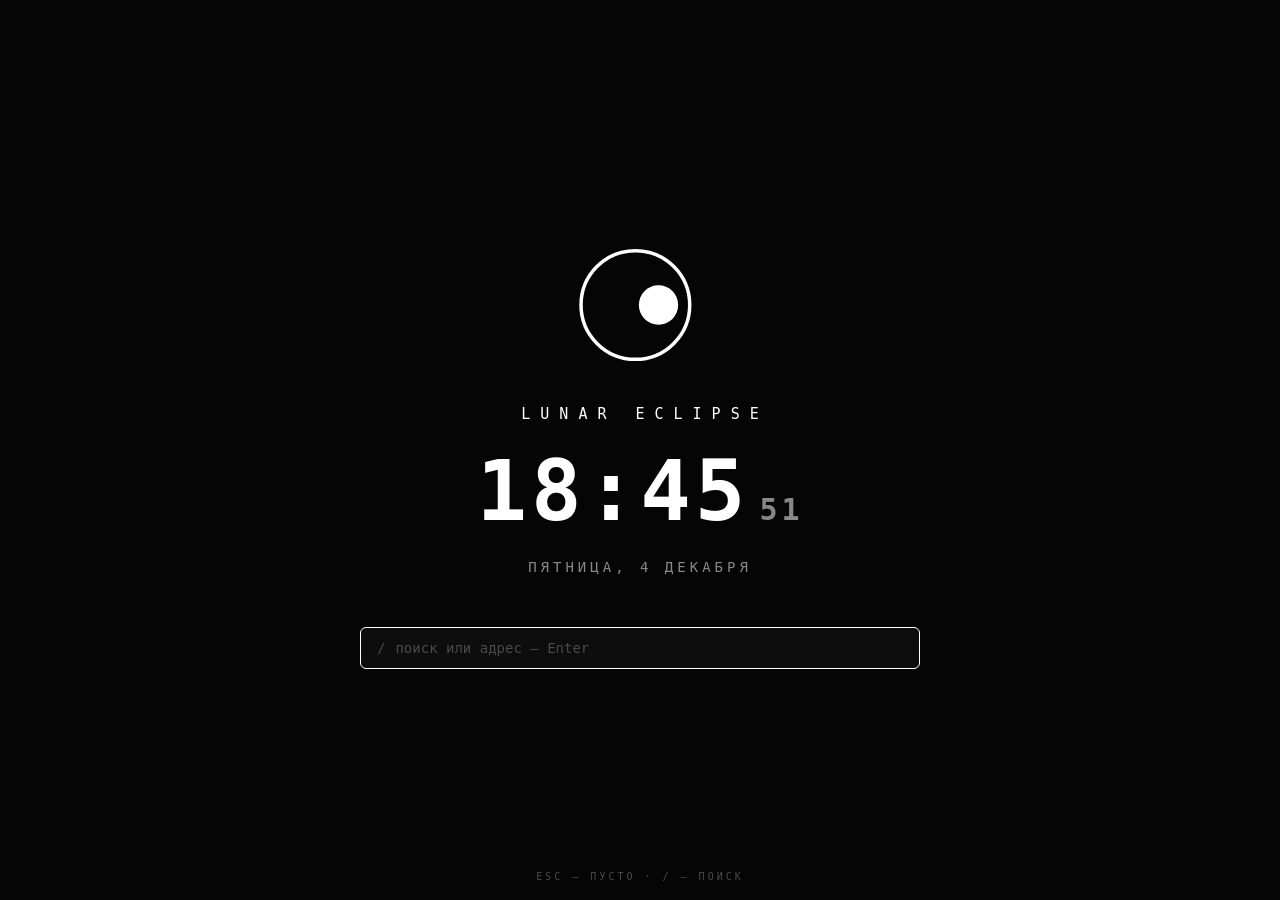
<file: .config/lunar/firefox-home.html>
<!DOCTYPE html>
<html lang="ru">
<head>
<meta charset="utf-8">
<title>Lunar Eclipse</title>
<style>
  :root {
    --bg:     #050505;
    --fg:     #ffffff;
    --dim:    #888888;
    --faint:  #4a4a4a;
    --border: #1e1e1e;
  }
  * { margin: 0; padding: 0; box-sizing: border-box; }
  html, body {
    height: 100%;
    background: var(--bg);
    color: var(--fg);
    font-family: "JetBrains Mono", ui-monospace, monospace;
    -moz-osx-font-smoothing: grayscale;
  }
  .wrap {
    height: 100%;
    display: flex;
    flex-direction: column;
    align-items: center;
    justify-content: center;
    gap: 26px;
  }
  .logo { width: 148px; height: 148px; color: var(--fg); }

  .title {
    font-size: 15px;
    letter-spacing: 10px;
    color: var(--fg);
    text-transform: uppercase;
    padding-left: 10px;
  }
  .clock {
    font-size: 84px;
    font-weight: 700;
    letter-spacing: 4px;
    line-height: 1;
    font-variant-numeric: tabular-nums;
  }
  .clock .sec { font-size: 30px; color: var(--dim); margin-left: 10px; }
  .date { font-size: 14px; letter-spacing: 4px; color: var(--dim); text-transform: uppercase; }

  .search {
    margin-top: 26px;
    display: flex;
    align-items: center;
    gap: 10px;
    width: min(560px, 70vw);
    border: 1px solid var(--border);
    border-radius: 6px;
    padding: 12px 16px;
    background: #0d0d0d;
  }
  .search:focus-within { border-color: var(--fg); }
  .search .ico { color: var(--faint); font-size: 14px; }
  .search input {
    flex: 1;
    border: 0;
    outline: 0;
    background: transparent;
    color: var(--fg);
    font: inherit;
    font-size: 14px;
  }
  .search input::placeholder { color: var(--faint); }

  .hint {
    position: fixed;
    bottom: 18px;
    left: 0; right: 0;
    text-align: center;
    font-size: 10px;
    letter-spacing: 3px;
    color: var(--faint);
    text-transform: uppercase;
  }
</style>
</head>
<body>
  <div class="wrap">
    <svg class="logo" viewBox="0 0 256 256" aria-hidden="true">
      <circle cx="120" cy="128" r="94" fill="none" stroke="currentColor" stroke-width="6"/>
      <circle cx="160" cy="128" r="34" fill="currentColor"/>
    </svg>

    <div class="title">Lunar Eclipse</div>

    <div class="clock" id="clock">--:--<span class="sec">--</span></div>
    <div class="date" id="date">&nbsp;</div>

    <form class="search" id="search" autocomplete="off">
      <span class="ico">/</span>
      <input id="q" type="text" placeholder="поиск или адрес — Enter">
    </form>
  </div>

  <div class="hint">esc — пусто · / — поиск</div>

<script>
  const pad = n => String(n).padStart(2, "0");
  const months = ["января","февраля","марта","апреля","мая","июня",
                  "июля","августа","сентября","октября","ноября","декабря"];
  const days = ["воскресенье","понедельник","вторник","среда",
                "четверг","пятница","суббота"];

  function tick() {
    const d = new Date();
    document.getElementById("clock").innerHTML =
      pad(d.getHours()) + ":" + pad(d.getMinutes()) +
      '<span class="sec">' + pad(d.getSeconds()) + "</span>";
    document.getElementById("date").textContent =
      days[d.getDay()] + ", " + d.getDate() + " " + months[d.getMonth()];
  }
  tick();
  setInterval(tick, 1000);

  // поиск: Enter → поиск в интернете, если похоже на запрос/адрес
  const form = document.getElementById("search");
  const input = document.getElementById("q");
  window.addEventListener("load", () => input.focus());
  document.addEventListener("keydown", e => {
    if (e.key === "/" && document.activeElement !== input) {
      e.preventDefault();
      input.focus();
    }
  });
  form.addEventListener("submit", e => {
    e.preventDefault();
    const v = input.value.trim();
    if (!v) return;
    const looksUrl = /^[\w.-]+\.[a-z]{2,}(\/|$)/i.test(v) || v.startsWith("http");
    location.href = looksUrl
      ? (v.startsWith("http") ? v : "https://" + v)
      : "https://duckduckgo.com/?q=" + encodeURIComponent(v);
  });
</script>
</body>
</html>
</file>
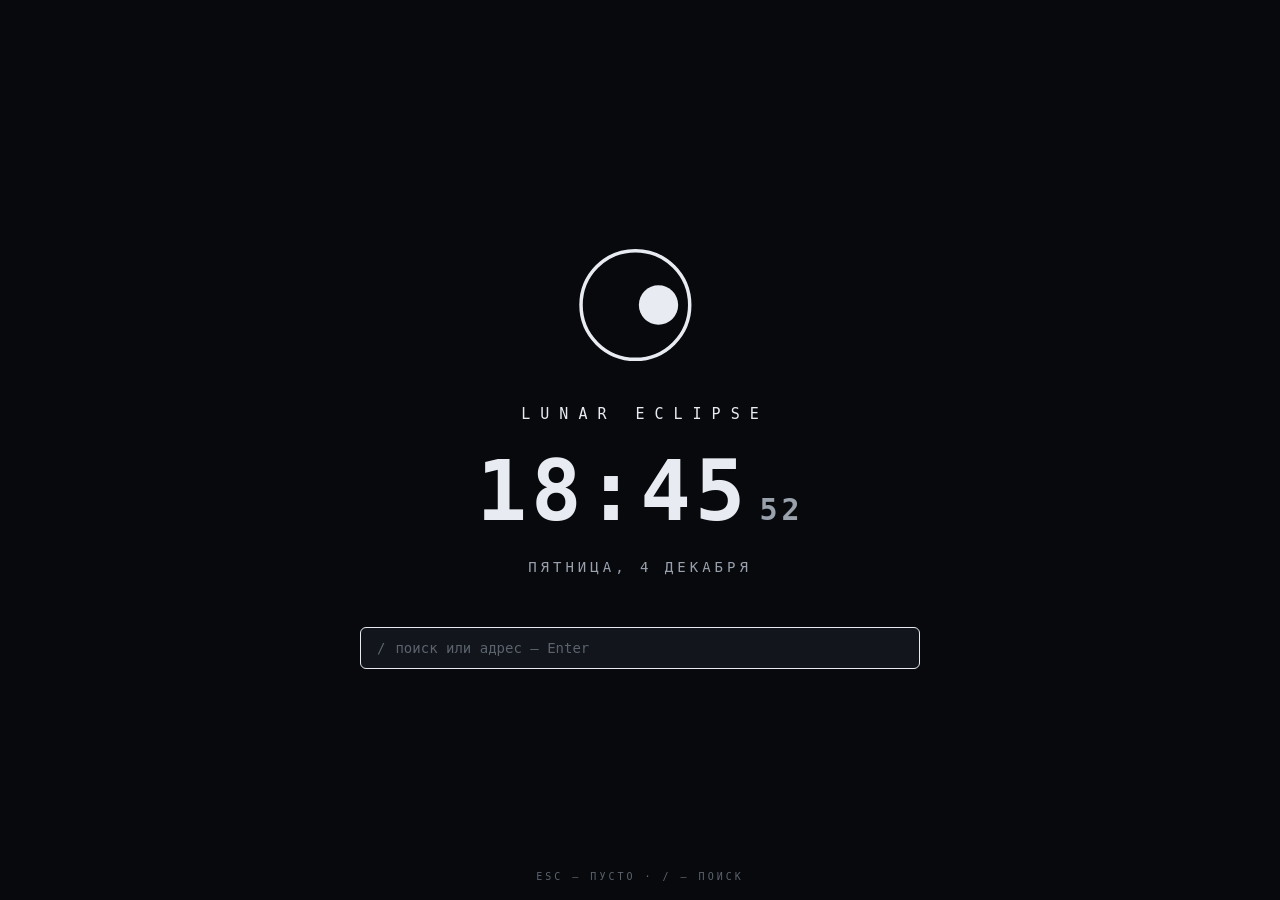
<file: .config/lunar/home/firefox-home.html>
<!DOCTYPE html>
<html lang="ru">
<head>
<meta charset="utf-8">
<title>Lunar Eclipse</title>
<style>
  :root {
    --bg:     #08090d;
    --fg:     #e8ecf2;
    --dim:    #98a1ac;
    --faint:  #5b636d;
    --border: #23262d;
  }
  * { margin: 0; padding: 0; box-sizing: border-box; }
  html, body {
    height: 100%;
    background: var(--bg);
    color: var(--fg);
    font-family: "JetBrains Mono", ui-monospace, monospace;
    -moz-osx-font-smoothing: grayscale;
  }
  .wrap {
    height: 100%;
    display: flex;
    flex-direction: column;
    align-items: center;
    justify-content: center;
    gap: 26px;
  }
  .logo { width: 148px; height: 148px; color: var(--fg); }

  .title {
    font-size: 15px;
    letter-spacing: 10px;
    color: var(--fg);
    text-transform: uppercase;
    padding-left: 10px;
  }
  .clock {
    font-size: 84px;
    font-weight: 700;
    letter-spacing: 4px;
    line-height: 1;
    font-variant-numeric: tabular-nums;
  }
  .clock .sec { font-size: 30px; color: var(--dim); margin-left: 10px; }
  .date { font-size: 14px; letter-spacing: 4px; color: var(--dim); text-transform: uppercase; }

  .search {
    margin-top: 26px;
    display: flex;
    align-items: center;
    gap: 10px;
    width: min(560px, 70vw);
    border: 1px solid var(--border);
    border-radius: 6px;
    padding: 12px 16px;
    background: #12151b;
  }
  .search:focus-within { border-color: var(--fg); }
  .search .ico { color: var(--faint); font-size: 14px; }
  .search input {
    flex: 1;
    border: 0;
    outline: 0;
    background: transparent;
    color: var(--fg);
    font: inherit;
    font-size: 14px;
  }
  .search input::placeholder { color: var(--faint); }

  .hint {
    position: fixed;
    bottom: 18px;
    left: 0; right: 0;
    text-align: center;
    font-size: 10px;
    letter-spacing: 3px;
    color: var(--faint);
    text-transform: uppercase;
  }
</style>
</head>
<body>
  <div class="wrap">
    <svg class="logo" viewBox="0 0 256 256" aria-hidden="true">
      <circle cx="120" cy="128" r="94" fill="none" stroke="currentColor" stroke-width="6"/>
      <circle cx="160" cy="128" r="34" fill="currentColor"/>
    </svg>

    <div class="title">Lunar Eclipse</div>

    <div class="clock" id="clock">--:--<span class="sec">--</span></div>
    <div class="date" id="date">&nbsp;</div>

    <form class="search" id="search" autocomplete="off">
      <span class="ico">/</span>
      <input id="q" type="text" placeholder="поиск или адрес — Enter">
    </form>
  </div>

  <div class="hint">esc — пусто · / — поиск</div>

<script>
  const pad = n => String(n).padStart(2, "0");
  const months = ["января","февраля","марта","апреля","мая","июня",
                  "июля","августа","сентября","октября","ноября","декабря"];
  const days = ["воскресенье","понедельник","вторник","среда",
                "четверг","пятница","суббота"];

  function tick() {
    const d = new Date();
    document.getElementById("clock").innerHTML =
      pad(d.getHours()) + ":" + pad(d.getMinutes()) +
      '<span class="sec">' + pad(d.getSeconds()) + "</span>";
    document.getElementById("date").textContent =
      days[d.getDay()] + ", " + d.getDate() + " " + months[d.getMonth()];
  }
  tick();
  setInterval(tick, 1000);

  // поиск: Enter → поиск в интернете, если похоже на запрос/адрес
  const form = document.getElementById("search");
  const input = document.getElementById("q");
  window.addEventListener("load", () => input.focus());
  document.addEventListener("keydown", e => {
    if (e.key === "/" && document.activeElement !== input) {
      e.preventDefault();
      input.focus();
    }
  });
  form.addEventListener("submit", e => {
    e.preventDefault();
    const v = input.value.trim();
    if (!v) return;
    const looksUrl = /^[\w.-]+\.[a-z]{2,}(\/|$)/i.test(v) || v.startsWith("http");
    // поисковик — Google (как и Default в политике Firefox;
    // раньше здесь был DuckDuckGo, из-за него новая вкладка искала не там)
    location.href = looksUrl
      ? (v.startsWith("http") ? v : "https://" + v)
      : "https://www.google.com/search?q=" + encodeURIComponent(v);
  });
</script>
</body>
</html>
</file>
